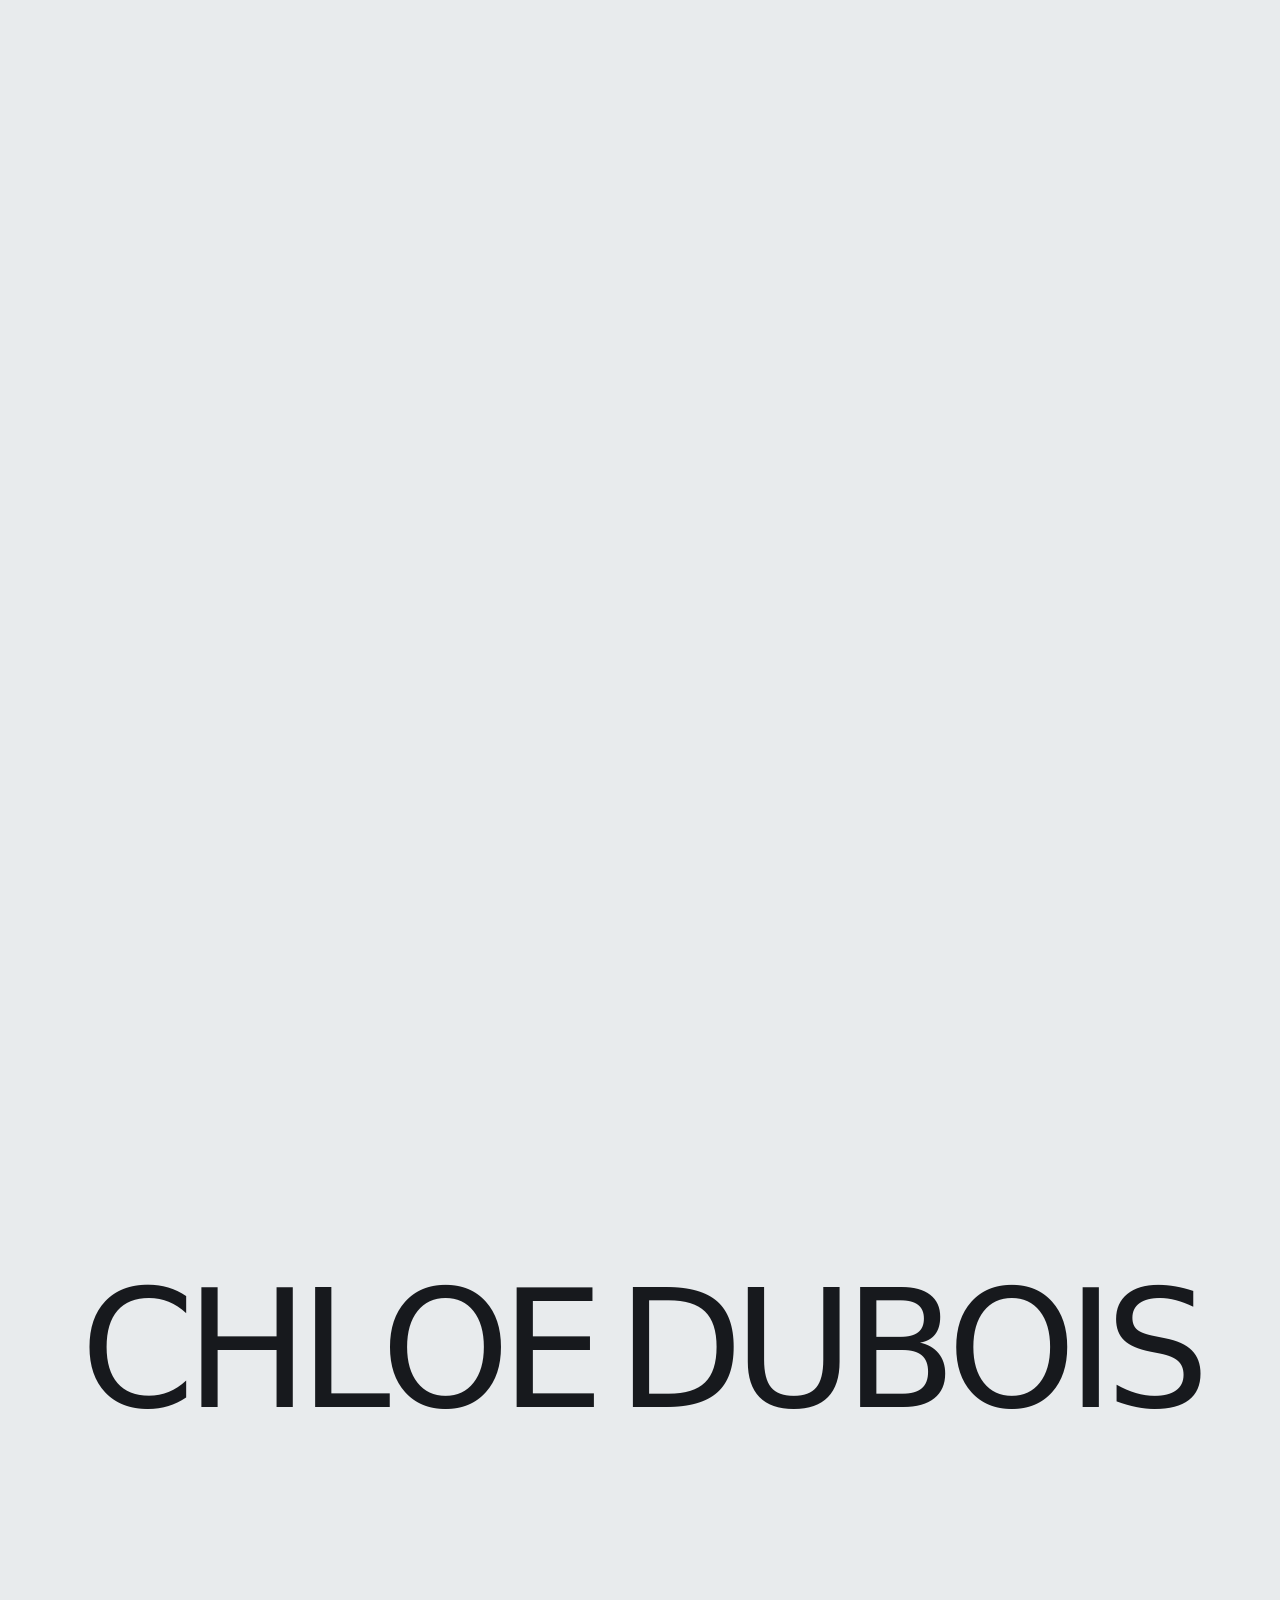
<file: index.html>
<!doctype html>
<html lang="fr">
<head>
<meta charset="utf-8">
<meta name="viewport" content="width=device-width, initial-scale=1">
<title>Chloé Dubois — UI/UX designer & 3D artist</title>
<meta name="description" content="Portfolio de Chloé Dubois, UI/UX designer et artiste 3D, à la recherche d'un stage.">
<link rel="preconnect" href="https://api.fontshare.com">
<link href="https://api.fontshare.com/v2/css?f[]=general-sans@400,500&display=swap" rel="stylesheet">
<link rel="stylesheet" href="assets/style.css">
<script>try{if(!sessionStorage.getItem('introVue')&&!matchMedia('(prefers-reduced-motion: reduce)').matches&&innerWidth>820)document.documentElement.classList.add('intro')}catch(e){}</script>
</head>
<body>
<header class="top">
  <a class="big c" href="index.html" aria-label="Chloé Dubois — accueil">C<span class="rest" aria-hidden="true"><i style="--i:0">H</i><i style="--i:1">L</i><i style="--i:2">O</i><i style="--i:3">E</i></span></a>
  <div class="who"><span>Chloe Dubois</span><span class="role">UI &amp; UX Designer</span><span>3D Artist</span></div>
  <div class="big d" aria-hidden="true">D<span class="rest"><i style="--i:0">U</i><i style="--i:1">B</i><i style="--i:2">O</i><i style="--i:3">I</i><i style="--i:4">S</i></span></div>
  <nav aria-label="Navigation principale"><a href="index.html#a-propos">A propos</a><a href="projets.html">Projets</a><a href="index.html#contact">Contact</a></nav>
</header>
<main>
<section class="hero">
  <div class="slider rv">
    <div class="slides">
      <img class="on" src="assets/media/pambe-macbook.webp" alt="Le site Pambe sur un MacBook">
      <video src="assets/media/pambe-iphones.mp4" poster="assets/media/pambe-iphones.jpg" muted loop playsinline preload="metadata" aria-label="Pambe sur mobile"></video>
      <video src="assets/media/pambe-macbook-recherche.mp4" poster="assets/media/pambe-macbook-recherche.jpg" muted loop playsinline preload="metadata" aria-label="Recherche Pambe sur ordinateur"></video>
    </div>
    <div class="dots"><button class="on" aria-label="Visuel 1"></button><button aria-label="Visuel 2"></button><button aria-label="Visuel 3"></button></div>
  </div>
  <div class="intro rv">
    <h1>Des interfaces pensées pour les gens qui les utilisent.</h1>
    <p>De la recherche utilisateur au prototype, je transforme des besoins complexes en expériences évidentes.</p>
    <a class="btn" href="projets.html">Projets</a>
  </div>
</section>

<section class="section" id="projets">
  <span class="label">Projets</span>
  <div class="list">
<div class="row rv link" data-cat="uiux" data-href="pambe.html" data-thumb="assets/media/pambe-macbook.webp" tabindex="0" role="link"><span class="name"><a href="pambe.html">Pambe</a></span><span class="serv">UI & UX design</span></div>
<div class="row rv link" data-cat="uiux" data-href="miel.html" data-thumb="assets/media/miel-studio-display.jpg" tabindex="0" role="link"><span class="name"><a href="miel.html">MIEL<sup>TM</sup></a></span><span class="serv">UI & UX design</span></div>
<div class="row rv soon" data-cat="uiux"><span class="name">OMBR.<span class="tag">Bientôt</span></span><span class="serv">UI & UX design</span></div>
<div class="row rv soon" data-cat="case"><span class="name">Homy<span class="tag">Bientôt</span></span><span class="serv">Case study</span></div>
  </div>
  <div class="center"><a class="btn" href="projets.html">Voir plus</a></div>
</section>

<section class="section about2" id="a-propos">
  <div class="ab-head">
    <h2 class="ab-title rv">À propos</h2>
    <span class="ab-path">Animation 3D → UI/UX design</span>
  </div>
  <div class="ab-grid">
    <div class="ab-left">
      <p class="ab-lead rv">Je suis Chloé, UI/UX designer belge de 23 ans. Je conçois des interfaces claires et agréables à utiliser, de la recherche jusqu'au prototype.</p>
      <p class="rv">Après un CESS en économie et un diplôme de gestion de base, je me suis tournée vers la création avec un bachelier en animation 3D. J'y ai appris la modélisation, la lumière, le mouvement et le souci du détail.</p>
      <p class="rv">Je suis aujourd'hui en dernière année de formation en UI/UX design. Ce parcours me donne une double casquette : je pense l'expérience utilisateur, et je sais aussi la mettre en image, de l'interface jusqu'au rendu 3D. Je cherche un stage pour rejoindre une équipe produit.</p>
      <ul class="tools rv"><li>Figma</li><li>Photoshop</li><li>Illustrator</li><li>After Effects</li><li>Blender</li><li>[AUTRES LOGICIELS 3D]</li></ul>
    </div>
    <ol class="timeline rv">
      <li><span class="when now">Aujourd'hui</span><div><strong>Formation UI/UX design</strong><span>Dernière année · Belgique</span></div></li>
      <li><span class="when">2026</span><div><strong>Stage UI/UX — Pambe</strong><span>Charte graphique, site complet et version mobile d'une start-up belge</span></div></li>
      <li><span class="when">[ANNÉES]</span><div><strong>Bachelier en animation 3D</strong><span>Modélisation, rendu et animation</span></div></li>
      <li><span class="when">[ANNÉE]</span><div><strong>Diplôme de gestion de base</strong></div></li>
      <li><span class="when">[ANNÉE]</span><div><strong>CESS — option économie</strong></div></li>
    </ol>
  </div>
  <div class="ab-contact rv" id="contact">
    <div><h4>Statut</h4>Disponible pour un stage — 2026</div>
    <div><h4>Contact</h4><a href="mailto:[TON EMAIL]">[TON EMAIL]</a></div>
    <div><h4>Réseaux</h4><a href="[LIEN LINKEDIN]">LinkedIn</a> · <a href="https://www.behance.net/">Behance</a></div>
  </div>
</section>
</main>
<div class="hover-thumb" aria-hidden="true"><img alt=""></div>
<footer class="foot-bar"><span>© 2026 Chloé Dubois</span><span><a href="[LIEN LINKEDIN]">LinkedIn</a> · <a href="https://www.behance.net/">Behance</a> · <a href="mailto:[TON EMAIL]">[TON EMAIL]</a></span></footer>
<script src="assets/main.js"></script>
</body>
</html>
</file>
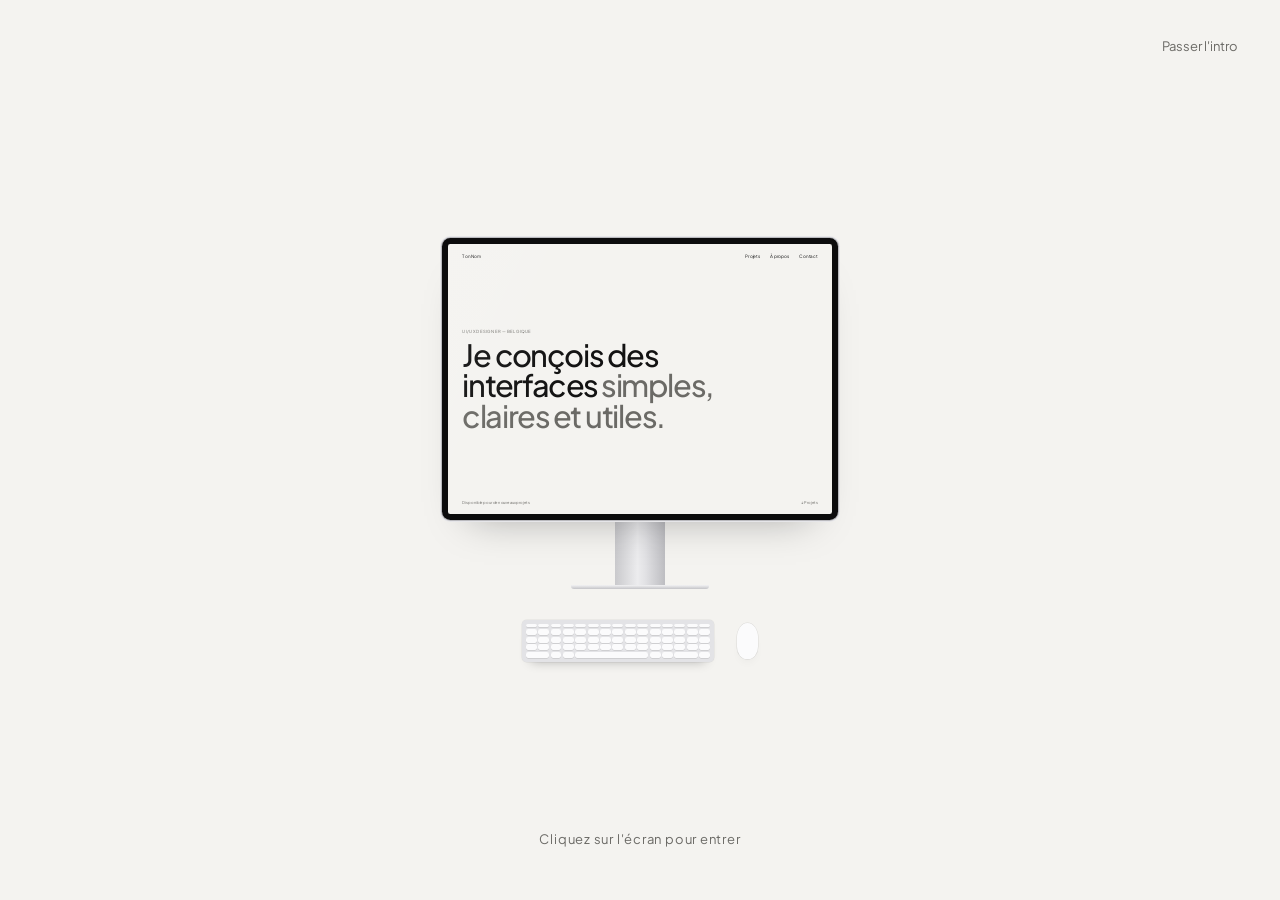
<file: intro.html>
<!doctype html>
<html lang="fr">
<head>
<meta charset="utf-8">
<meta name="viewport" content="width=device-width, initial-scale=1">
<title>Portfolio — UI/UX designer</title>
<link rel="preconnect" href="https://fonts.googleapis.com">
<link href="https://fonts.googleapis.com/css2?family=Plus+Jakarta+Sans:wght@400;500;600&display=swap" rel="stylesheet">
<style>
:root{
  --bg:#F4F3F0;
  --ink:#121212;
  --muted:#6B6A66;
  --line:#DAD8D2;
  --bezel:#E8E6E1;
  --ease:cubic-bezier(.75,0,.2,1);
}
*{box-sizing:border-box}
html,body{margin:0;height:100%}
body{background:var(--bg);color:var(--ink);font-family:'Plus Jakarta Sans',system-ui,sans-serif;-webkit-font-smoothing:antialiased;overflow:hidden}
body.entered{overflow:auto}
a{color:inherit;text-decoration:none}

/* ---------- INTRO ---------- */
.scene{position:fixed;inset:0;display:grid;place-items:center;perspective:1600px;cursor:pointer;z-index:2}
.rig{position:relative;display:flex;flex-direction:column;align-items:center;transform-style:preserve-3d}
/* écran type moniteur moderne, tout est proportionnel à --w (largeur de la dalle) */
.rig{--w:380px}
.bezel{position:relative;padding:calc(var(--w)*.016);border-radius:calc(var(--w)*.022);
  background:#0c0c0d;
  box-shadow:0 0 0 1px #b9b9bd,0 0 0 2px #e6e6e9,0 24px 40px -28px rgba(0,0,0,.35)}
.screen{position:relative;overflow:hidden;border-radius:calc(var(--w)*.006);background:#0b0b0c}
.screen .home{position:absolute;top:0;left:0;transform-origin:0 0;pointer-events:none}
.crt{position:absolute;inset:0;pointer-events:none;background:linear-gradient(115deg,rgba(255,255,255,.07) 0%,rgba(255,255,255,0) 38%)}
.power{position:absolute;inset:0;background:#0b0b0c;pointer-events:none}
.stand{width:calc(var(--w)*.13);height:calc(var(--w)*.17);margin-top:-1px;
  background:linear-gradient(90deg,#c9c9cc,#ececee 45%,#e2e2e5 60%,#bdbdc1)}
.base{width:calc(var(--w)*.36);height:calc(var(--w)*.012);min-height:3px;border-radius:0 0 3px 3px;
  background:linear-gradient(#f2f2f4,#c4c4c8);box-shadow:0 6px 10px -6px rgba(0,0,0,.3)}
.floor{display:flex;align-items:center;justify-content:center;gap:calc(var(--w)*.06);margin-top:calc(var(--w)*.08)}
.keyboard{width:calc(var(--w)*.5);display:grid;grid-template-columns:repeat(15,minmax(0,1fr));gap:calc(var(--w)*.004);
  padding:calc(var(--w)*.01);border-radius:calc(var(--w)*.012);background:#e3e3e6;box-shadow:0 0 0 .5px rgba(0,0,0,.08),0 8px 12px -9px rgba(0,0,0,.3)}
.keyboard i{display:block;height:calc(var(--w)*.016);border-radius:2px;background:#fbfbfc;box-shadow:0 .5px 0 rgba(0,0,0,.18)}
.keyboard i.f{height:calc(var(--w)*.009)}
.keyboard i.sp{grid-column:span 6}
.keyboard i.w2{grid-column:span 2}
.mouse{width:calc(var(--w)*.055);height:calc(var(--w)*.095);border-radius:50% 50% 46% 46%/40% 40% 34% 34%;
  background:#fbfbfc;box-shadow:0 0 0 .5px rgba(0,0,0,.1),0 8px 12px -9px rgba(0,0,0,.3)}
.hint{position:fixed;left:0;right:0;bottom:40px;text-align:center;font-size:13px;letter-spacing:.06em;color:var(--muted);z-index:3;transition:opacity .4s}
.skip{position:fixed;top:28px;right:32px;z-index:3;font:inherit;font-size:13px;color:var(--muted);background:none;border:0;cursor:pointer;padding:10px;transition:opacity .4s}
.skip:hover{color:var(--ink)}
body.zooming .hint,body.zooming .skip{opacity:0}

/* ---------- HOME (le vrai site) ---------- */
.home{width:100vw;height:100vh;background:var(--bg);color:var(--ink);display:flex;flex-direction:column;padding:32px 48px}
body.entered .home{position:relative;height:auto;min-height:100vh}
.nav{display:flex;justify-content:space-between;align-items:center;font-size:15px}
.nav ul{display:flex;gap:32px;list-style:none;margin:0;padding:0}
.nav a:hover{color:var(--muted)}
.hero{flex:1;display:flex;flex-direction:column;justify-content:center;max-width:1100px}
.hero p{margin:0 0 20px;font-size:14px;letter-spacing:.08em;text-transform:uppercase;color:var(--muted)}
.hero h1{margin:0;font-size:clamp(44px,8vw,120px);line-height:.98;font-weight:500;letter-spacing:-.045em}
.hero h1 span{color:var(--muted)}
.foot{display:flex;justify-content:space-between;font-size:13px;color:var(--muted)}
.work{padding:40px 48px 120px}
.work h2{margin:0 0 24px;font-size:14px;letter-spacing:.08em;text-transform:uppercase;color:var(--muted);font-weight:500}
.row{display:flex;justify-content:space-between;align-items:baseline;gap:24px;padding:28px 0;border-top:1px solid var(--line);font-size:clamp(24px,3.4vw,44px);letter-spacing:-.02em;transition:padding .3s}
.row:last-child{border-bottom:1px solid var(--line)}
.row small{font-size:14px;letter-spacing:0;color:var(--muted)}
.row:hover{padding-left:12px}
.work{display:none}
body.entered .work{display:block}
@media (max-width:700px){
  .home{padding:24px 20px}.work{padding:32px 20px 80px}
  .nav ul{gap:18px}
}
</style>
</head>
<body>

<div class="scene" id="scene" role="button" tabindex="0" aria-label="Entrer dans le portfolio">
  <div class="rig" id="rig">
    <div class="bezel" id="bezel">
      <div class="screen" id="screen">
        <!-- La page d'accueil est insérée ici en miniature -->
        <div class="crt" id="crt"></div>
        <div class="power" id="power"></div>
      </div>
    </div>
    <div class="stand" id="stand"></div>
    <div class="base" id="base"></div>
    <div class="floor" id="floor">
      <div class="keyboard" id="keyboard" aria-hidden="true"></div>
      <div class="mouse" aria-hidden="true"></div>
    </div>
  </div>
</div>
<p class="hint" id="hint">Cliquez sur l'écran pour entrer</p>
<button class="skip" id="skip" type="button">Passer l'intro</button>

<!-- ===== Page d'accueil réelle ===== -->
<div class="home" id="home">
  <nav class="nav">
    <a href="#">Ton Nom</a>
    <ul>
      <li><a href="#projets">Projets</a></li>
      <li><a href="#">À propos</a></li>
      <li><a href="mailto:ton@email.com">Contact</a></li>
    </ul>
  </nav>
  <div class="hero">
    <p>UI/UX designer — Belgique</p>
    <h1>Je conçois des interfaces <span>simples, claires et utiles.</span></h1>
  </div>
  <div class="foot"><span>Disponible pour de nouveaux projets</span><span>↓ Projets</span></div>
</div>
<section class="work" id="projets">
  <h2>Projets sélectionnés</h2>
  <a class="row" href="#"><span>Pambe</span><small>Plateforme de mise en relation · UI/UX</small></a>
  <a class="row" href="#"><span>Projet 02</span><small>À venir</small></a>
  <a class="row" href="#"><span>Projet 03</span><small>À venir</small></a>
</section>

<script>
(() => {
  const $ = id => document.getElementById(id);
  const scene = $('scene'), rig = $('rig'), screen = $('screen'), home = $('home');
  const crt = $('crt'), power = $('power');
  const fades = [$('stand'), $('base'), $('floor')];
  const reduce = matchMedia('(prefers-reduced-motion: reduce)').matches;

  let seen = false;
  try { seen = sessionStorage.getItem('introSeen') === '1'; } catch (e) {}

  function finish() {
    document.body.insertBefore(home, $('projets'));
    home.style.transform = '';
    scene.remove(); $('hint').remove(); $('skip').remove();
    document.body.classList.remove('zooming');
    document.body.classList.add('entered');
    try { sessionStorage.setItem('introSeen', '1'); } catch (e) {}
  }
  if (reduce || seen) { finish(); return; }

  /* --- Taille de l'écran : même ratio que la fenêtre, pour un zoom parfait --- */
  let s = 1;
  function layout() {
    const vw = innerWidth, vh = innerHeight;
    const w = Math.min(440, vw * (vw < 700 ? 0.7 : 0.3), (vh * 0.34) * vw / vh);
    s = w / vw;
    screen.style.width = w + 'px';
    screen.style.height = (w * vh / vw) + 'px';
    home.style.transform = `scale(${s})`;
    rig.style.setProperty('--w', w + 'px');
    // origine de rotation = centre de l'écran
    const r = screen.offsetTop + rig.querySelector('.bezel').offsetTop + screen.offsetHeight / 2;
    rig.style.transformOrigin = `50% ${r}px`;
  }
  const kb = $('keyboard');
  let keys = '';
  for (let i = 0; i < 15; i++) keys += '<i class="f"></i>';
  for (let r = 0; r < 3; r++) for (let i = 0; i < 15; i++) keys += '<i></i>';
  keys += '<i class="w2"></i><i></i><i></i><i class="sp"></i><i></i><i></i><i class="w2"></i><i></i>';
  kb.innerHTML = keys;
  screen.insertBefore(home, crt);
  layout();
  addEventListener('resize', layout);

  /* --- Allumage façon tube cathodique --- */
  power.animate(
    [{ clipPath: 'inset(50% 0 50% 0)', opacity: 1 }, { clipPath: 'inset(50% 0 50% 0)', opacity: 1, offset: .5 }, { clipPath: 'inset(0 0 0 0)', opacity: 0 }],
    { duration: 900, delay: 350, easing: 'ease-out', fill: 'forwards' }
  );
  screen.animate([{ filter: 'brightness(2.2)' }, { filter: 'brightness(1)' }], { duration: 900, delay: 700, easing: 'ease-out' });

  /* --- Suivi du curseur --- */
  let tx = 0, ty = 0, cx = 0, cy = 0, raf, zooming = false;
  addEventListener('pointermove', e => {
    tx = (e.clientX / innerWidth - .5) * 18;
    ty = -(e.clientY / innerHeight - .5) * 12;
  });
  (function tick() {
    cx += (tx - cx) * .08; cy += (ty - cy) * .08;
    if (!zooming) rig.style.transform = `rotateX(${cy}deg) rotateY(${cx}deg)`;
    raf = requestAnimationFrame(tick);
  })();

  /* --- Zoom à travers l'écran --- */
  function enter() {
    if (zooming) return;
    zooming = true; cancelAnimationFrame(raf);
    document.body.classList.add('zooming');
    const from = rig.style.transform || 'none';
    rig.style.transform = 'none';
    const r = screen.getBoundingClientRect();
    const dx = innerWidth / 2 - (r.left + r.width / 2);
    const dy = innerHeight / 2 - (r.top + r.height / 2);
    const to = `translate(${dx}px, ${dy}px) scale(${1 / s})`;
    const dur = 1500;

    const anim = rig.animate([{ transform: from }, { transform: to }], { duration: dur, easing: 'cubic-bezier(.75,0,.2,1)', fill: 'forwards' });
    crt.animate([{ opacity: 1 }, { opacity: 0 }], { duration: dur * .6, delay: dur * .3, fill: 'forwards' });
    screen.animate([{ borderRadius: '12px' }, { borderRadius: '0px' }], { duration: dur, easing: 'cubic-bezier(.75,0,.2,1)', fill: 'forwards' });
    fades.forEach(el => el.animate([{ opacity: 1 }, { opacity: 0 }], { duration: dur * .5, delay: dur * .45, fill: 'forwards' }));
    anim.onfinish = finish;
  }
  scene.addEventListener('click', enter);
  scene.addEventListener('keydown', e => { if (e.key === 'Enter' || e.key === ' ') { e.preventDefault(); enter(); } });
  $('skip').addEventListener('click', e => { e.stopPropagation(); cancelAnimationFrame(raf); finish(); });
})();
</script>
</body>
</html>
</file>
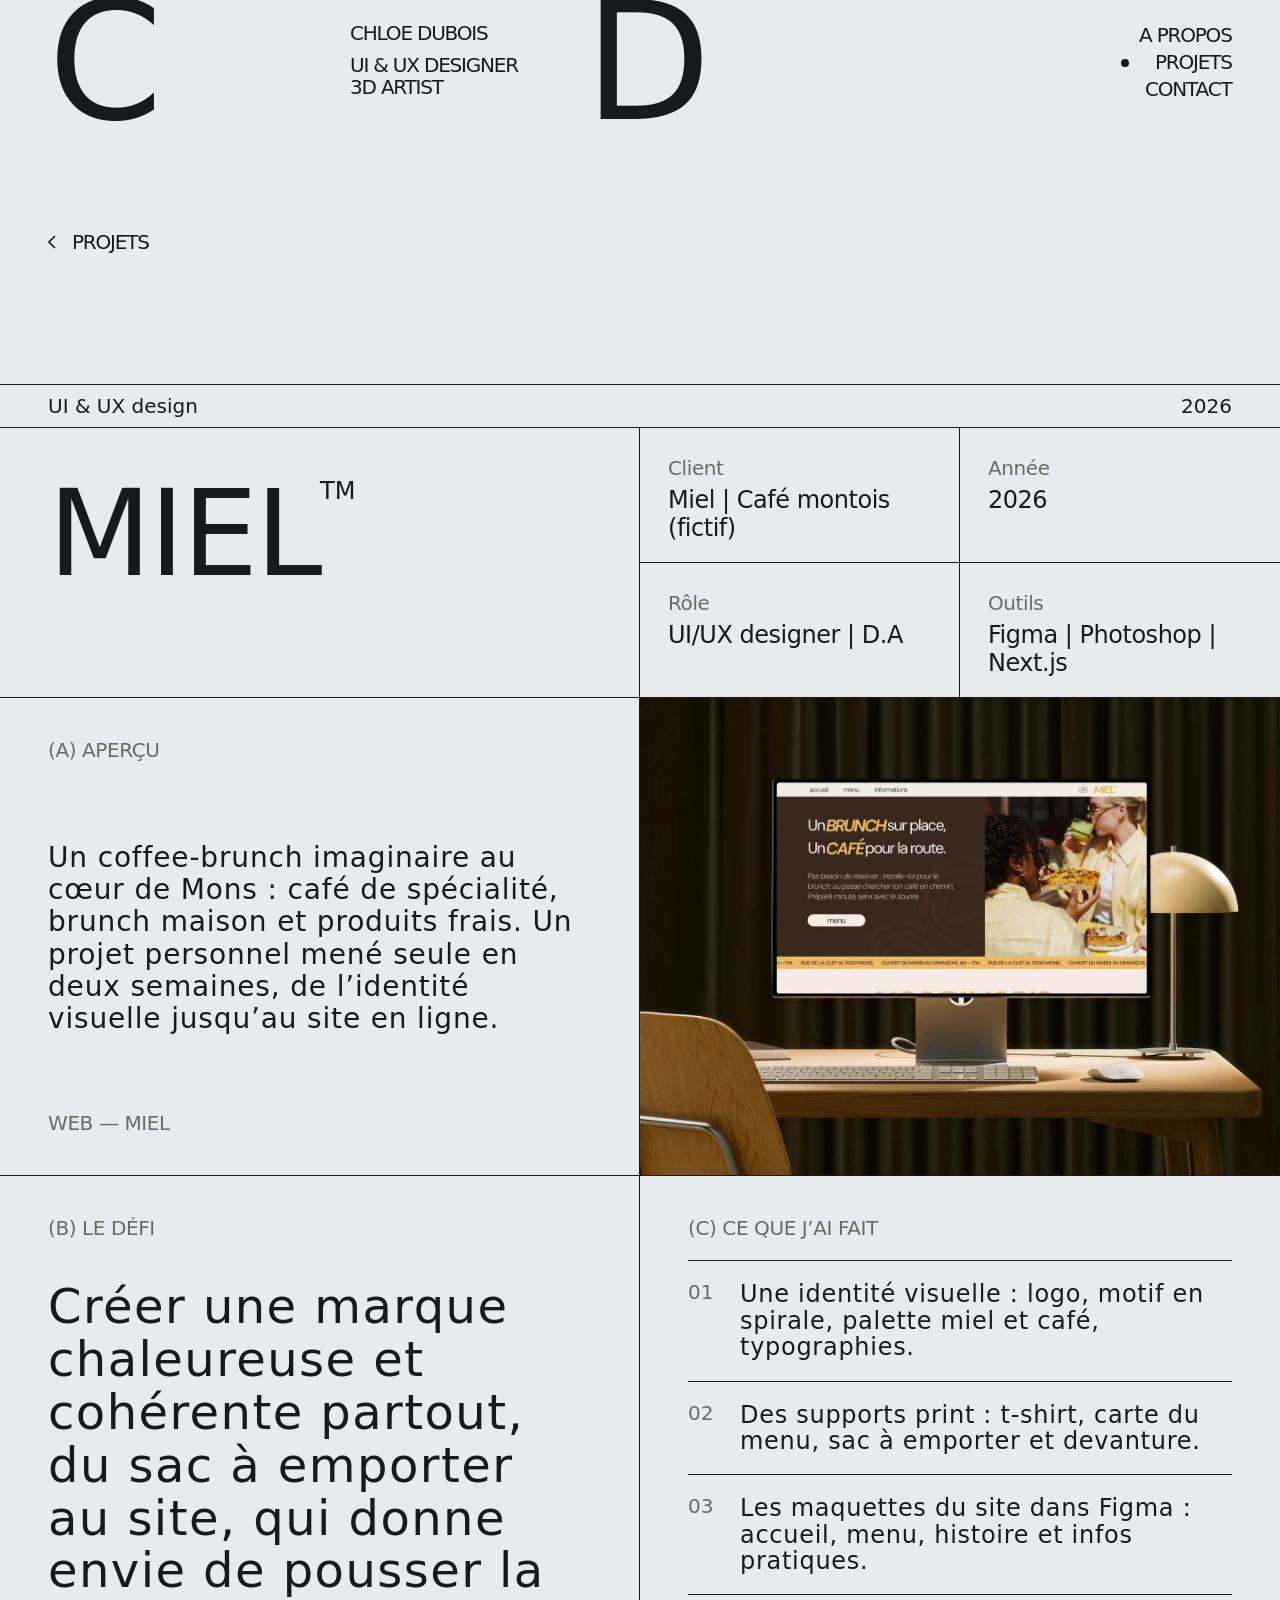
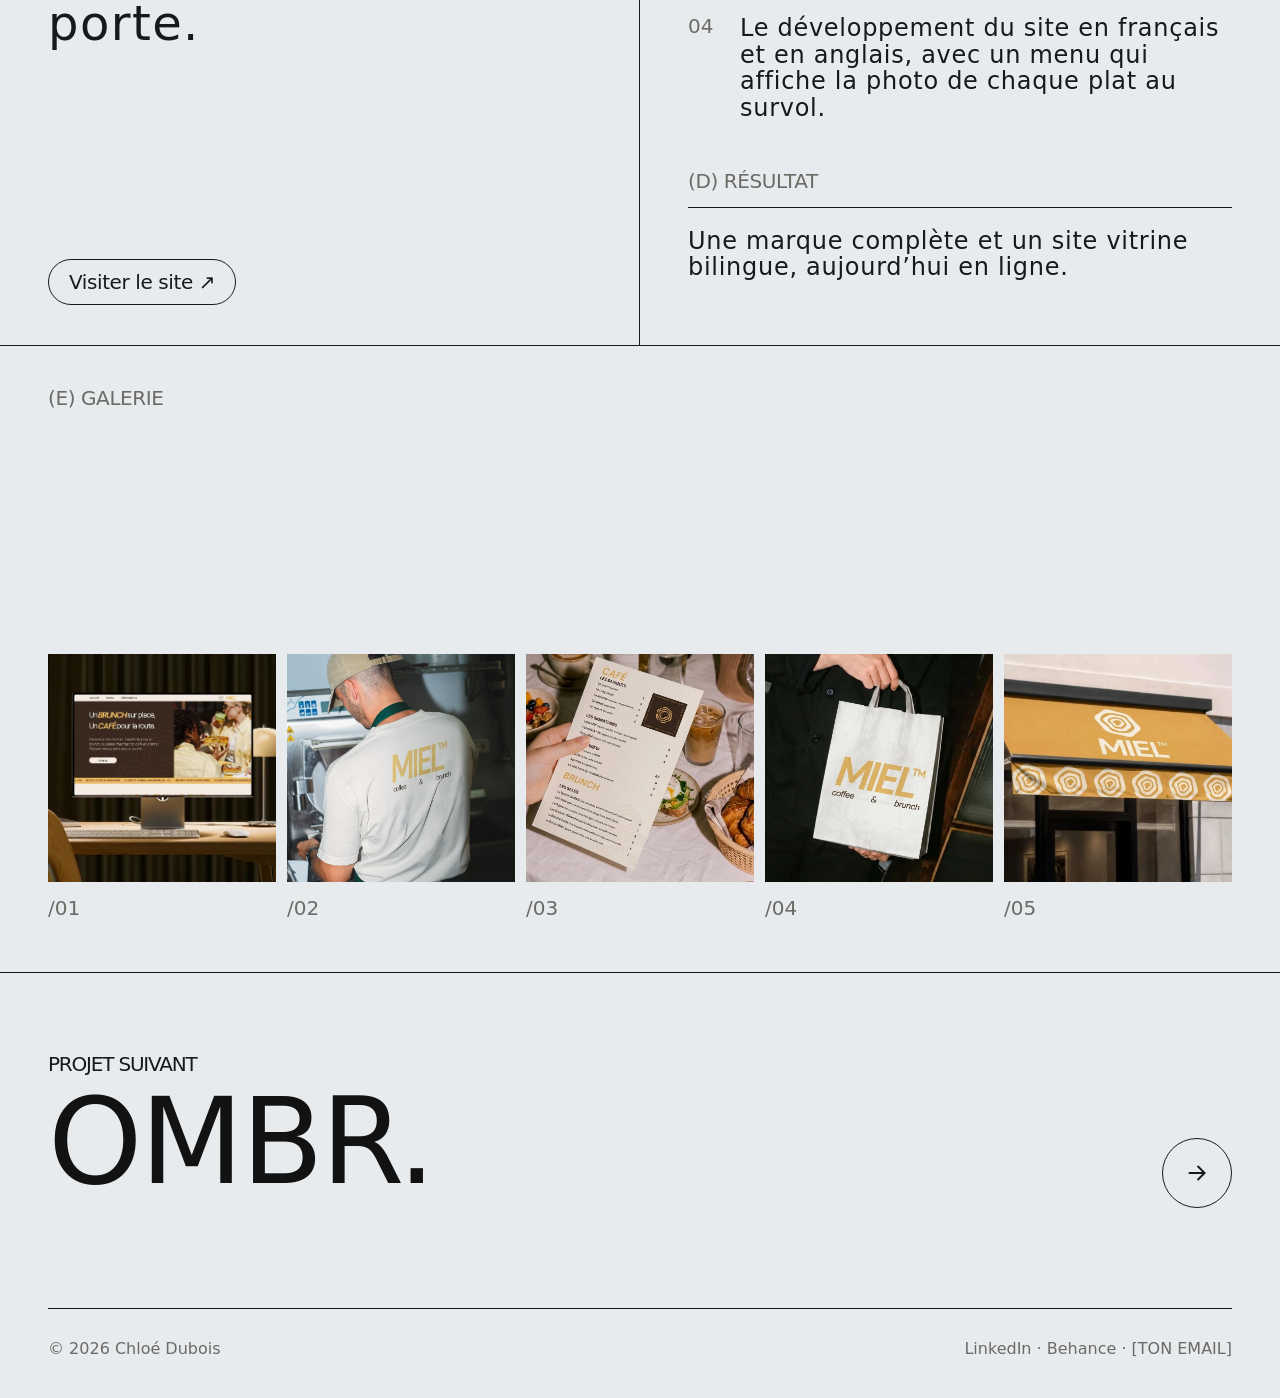
<file: miel.html>
<!doctype html>
<html lang="fr">
<head>
<meta charset="utf-8">
<meta name="viewport" content="width=device-width, initial-scale=1">
<title>Miel — Étude de cas — Chloé Dubois</title>
<meta name="description" content="Miel : identité visuelle, supports print et site vitrine bilingue d'un coffee-brunch montois fictif.">
<link rel="preconnect" href="https://api.fontshare.com">
<link href="https://api.fontshare.com/v2/css?f[]=general-sans@400,500&display=swap" rel="stylesheet">
<link rel="stylesheet" href="assets/style.css">
</head>
<body>
<header class="top">
  <a class="big c" href="index.html" aria-label="Chloé Dubois — accueil">C<span class="rest" aria-hidden="true"><i style="--i:0">H</i><i style="--i:1">L</i><i style="--i:2">O</i><i style="--i:3">E</i></span></a>
  <div class="who"><span>Chloe Dubois</span><span class="role">UI &amp; UX Designer</span><span>3D Artist</span></div>
  <div class="big d" aria-hidden="true">D<span class="rest"><i style="--i:0">U</i><i style="--i:1">B</i><i style="--i:2">O</i><i style="--i:3">I</i><i style="--i:4">S</i></span></div>
  <nav aria-label="Navigation principale"><a href="index.html#a-propos">A propos</a><a href="projets.html" class="on">Projets</a><a href="index.html#contact">Contact</a></nav>
</header>
<main>
<a class="back" href="projets.html"><svg width="8" height="14" viewBox="0 0 8 14" fill="none" stroke="currentColor" stroke-width="1.6"><path d="M7 1 1 7l6 6"/></svg>Projets</a>
<section class="cs">
  <div class="cs-bar"><span>UI &amp; UX design</span><span>2026</span></div>
  <div class="split">
    <h1 class="cs-title">MIEL<sup>TM</sup></h1>
    <div class="facts">
      <div><small>Client</small><strong>Miel | Café montois (fictif)</strong></div>
      <div><small>Année</small><strong>2026</strong></div>
      <div><small>Rôle</small><strong>UI/UX designer | D.A</strong></div>
      <div><small>Outils</small><strong>Figma | Photoshop | Next.js</strong></div>
    </div>
  </div>
  <div class="split">
    <div class="cell">
      <span class="label">(A) APERÇU</span>
      <p class="big-text rv">Un coffee-brunch imaginaire au cœur de Mons : café de spécialité, brunch maison et produits frais. Un projet personnel mené seule en deux semaines, de l’identité visuelle jusqu’au site en ligne.</p>
      <span class="label foot">WEB — MIEL</span>
    </div>
    <div class="media-cell" data-hover-play><video src="assets/media/miel-studio-display.mp4" muted loop preload="metadata" poster="assets/media/miel-studio-display.jpg" playsinline aria-label="Navigation sur le site Miel"></video></div>
  </div>
  <div class="split">
    <div class="cell">
      <span class="label">(B) LE DÉFI</span>
      <p class="huge-text rv">Créer une marque chaleureuse et cohérente partout, du sac à emporter au site, qui donne envie de pousser la porte.</p>
      <div style="margin-top:auto"><a class="btn" href="https://miel-coffee-shop.vercel.app/fr" target="_blank" rel="noopener">Visiter le site ↗</a></div>
    </div>
    <div class="cell">
      <span class="label">(C) CE QUE J’AI FAIT</span>
      <ul class="steps">
        <li class="rv"><span>01</span>Une identité visuelle : logo, motif en spirale, palette miel et café, typographies.</li>
        <li class="rv"><span>02</span>Des supports print : t-shirt, carte du menu, sac à emporter et devanture.</li>
        <li class="rv"><span>03</span>Les maquettes du site dans Figma : accueil, menu, histoire et infos pratiques.</li>
        <li class="rv"><span>04</span>Le développement du site en français et en anglais, avec un menu qui affiche la photo de chaque plat au survol.</li>
      </ul>
      <span class="label" style="margin-top:28px">(D) RÉSULTAT</span>
      <p class="result rv">Une marque complète et un site vitrine bilingue, aujourd’hui en ligne.</p>
    </div>
  </div>
  <div class="gallery">
    <span class="label">(E) GALERIE</span>
    <div class="g-row">
      <div class="g-item" data-hover-play><div class="g-media"><video src="assets/media/miel-studio-display.mp4" muted loop preload="metadata" poster="assets/media/miel-studio-display.jpg" playsinline aria-label="Le site Miel sur un Studio Display"></video></div><div class="g-cap">/01 <em>Le site en ligne</em></div></div>
      <div class="g-item"><div class="g-media"><img src="assets/miel/miel-tshirt.webp" alt="T-shirt Miel porté par un barista" loading="lazy"></div><div class="g-cap">/02 <em>T-shirt de l’équipe</em></div></div>
      <div class="g-item"><div class="g-media"><img src="assets/miel/miel-menu.webp" alt="Carte du menu Miel" loading="lazy"></div><div class="g-cap">/03 <em>Carte du menu</em></div></div>
      <div class="g-item"><div class="g-media"><img src="assets/miel/miel-sac.webp" alt="Sac à emporter Miel" loading="lazy"></div><div class="g-cap">/04 <em>Sac à emporter</em></div></div>
      <div class="g-item"><div class="g-media"><img src="assets/miel/miel-devanture.webp" alt="Devanture du café Miel" loading="lazy"></div><div class="g-cap">/05 <em>Devanture</em></div></div>
    </div>
  </div>
</section>
<a class="next" href="projets.html">
  <div><div class="lab">Projet suivant</div><div class="nm">OMBR.</div></div>
  <span class="arrow" aria-hidden="true"><svg width="26" height="26" viewBox="0 0 24 24" fill="none" stroke="currentColor" stroke-width="1.8" stroke-linecap="round"><path d="M5 12h14M13 6l6 6-6 6"/></svg></span>
</a>
</main>
<footer class="foot-bar"><span>© 2026 Chloé Dubois</span><span><a href="[LIEN LINKEDIN]">LinkedIn</a> · <a href="https://www.behance.net/">Behance</a> · <a href="mailto:[TON EMAIL]">[TON EMAIL]</a></span></footer>
<script src="assets/main.js"></script>
</body>
</html>
</file>
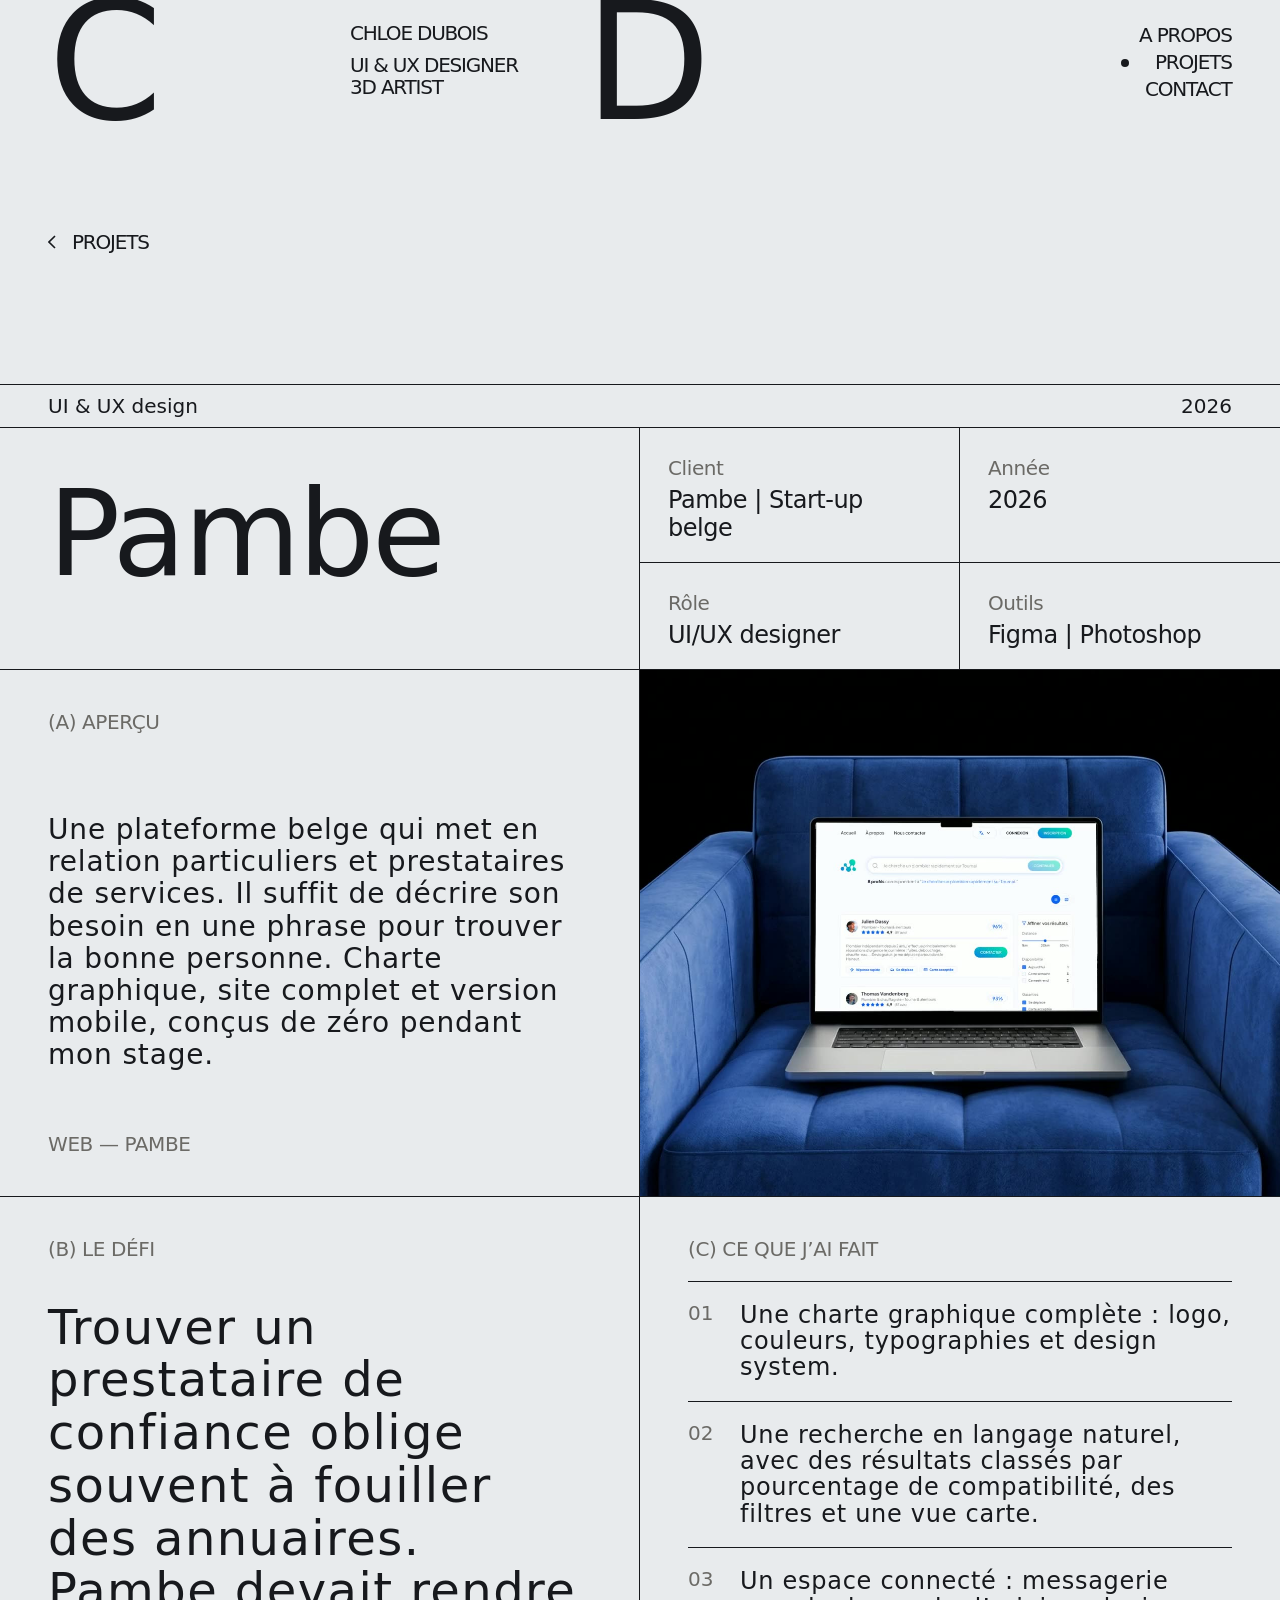
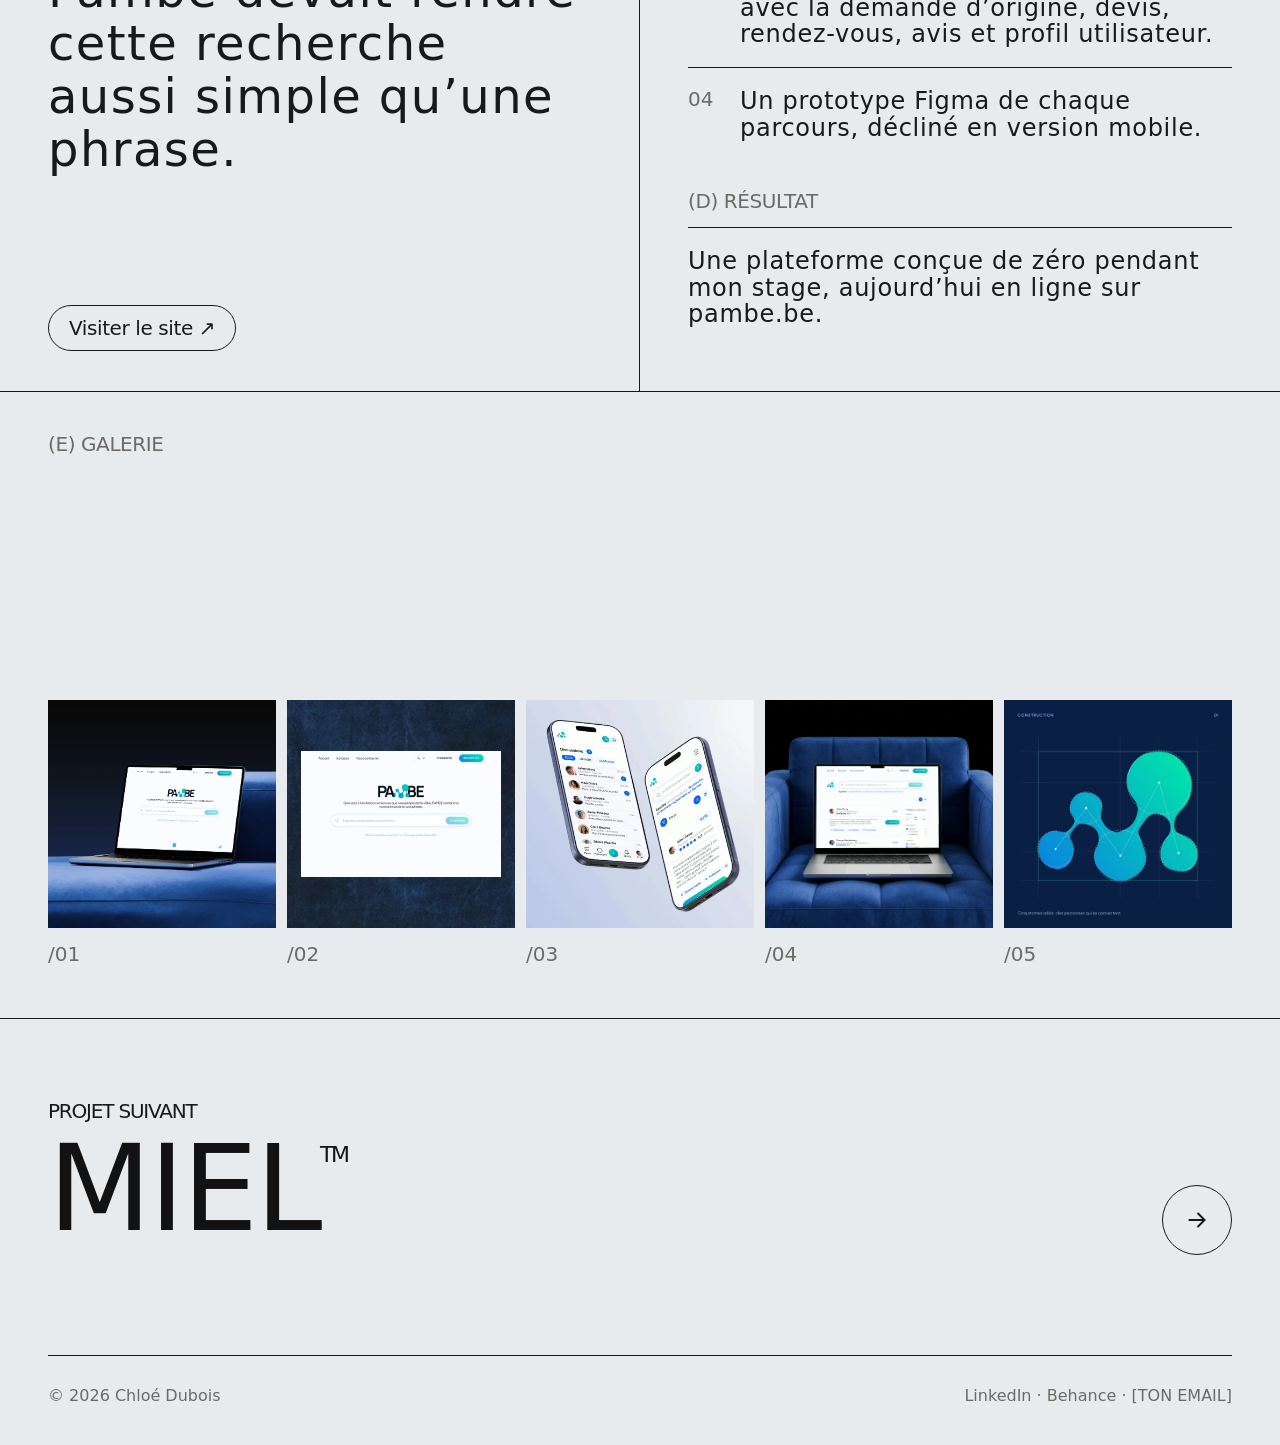
<file: pambe.html>
<!doctype html>
<html lang="fr">
<head>
<meta charset="utf-8">
<meta name="viewport" content="width=device-width, initial-scale=1">
<title>Pambe — Étude de cas — Chloé Dubois</title>
<meta name="description" content="Pambe : charte graphique, site complet et version mobile d'une plateforme belge de mise en relation.">
<link rel="preconnect" href="https://api.fontshare.com">
<link href="https://api.fontshare.com/v2/css?f[]=general-sans@400,500&display=swap" rel="stylesheet">
<link rel="stylesheet" href="assets/style.css">
</head>
<body>
<header class="top">
  <a class="big c" href="index.html" aria-label="Chloé Dubois — accueil">C<span class="rest" aria-hidden="true"><i style="--i:0">H</i><i style="--i:1">L</i><i style="--i:2">O</i><i style="--i:3">E</i></span></a>
  <div class="who"><span>Chloe Dubois</span><span class="role">UI &amp; UX Designer</span><span>3D Artist</span></div>
  <div class="big d" aria-hidden="true">D<span class="rest"><i style="--i:0">U</i><i style="--i:1">B</i><i style="--i:2">O</i><i style="--i:3">I</i><i style="--i:4">S</i></span></div>
  <nav aria-label="Navigation principale"><a href="index.html#a-propos">A propos</a><a href="projets.html" class="on">Projets</a><a href="index.html#contact">Contact</a></nav>
</header>
<main>
<a class="back" href="projets.html"><svg width="8" height="14" viewBox="0 0 8 14" fill="none" stroke="currentColor" stroke-width="1.6"><path d="M7 1 1 7l6 6"/></svg>Projets</a>
<section class="cs">
  <div class="cs-bar"><span>UI &amp; UX design</span><span>2026</span></div>
  <div class="split">
    <h1 class="cs-title">Pambe</h1>
    <div class="facts">
      <div><small>Client</small><strong>Pambe | Start-up belge</strong></div>
      <div><small>Année</small><strong>2026</strong></div>
      <div><small>Rôle</small><strong>UI/UX designer</strong></div>
      <div><small>Outils</small><strong>Figma | Photoshop</strong></div>
    </div>
  </div>
  <div class="split">
    <div class="cell">
      <span class="label">(A) APERÇU</span>
      <p class="big-text rv">Une plateforme belge qui met en relation particuliers et prestataires de services. Il suffit de décrire son besoin en une phrase pour trouver la bonne personne. Charte graphique, site complet et version mobile, conçus de zéro pendant mon stage.</p>
      <span class="label foot">WEB — PAMBE</span>
    </div>
    <div class="media-cell" data-hover-play><video src="assets/media/pambe-macbook-recherche.mp4" muted loop preload="metadata" poster="assets/media/pambe-macbook-recherche.jpg" playsinline aria-label="Recherche de prestataires sur MacBook"></video></div>
  </div>
  <div class="split">
    <div class="cell">
      <span class="label">(B) LE DÉFI</span>
      <p class="huge-text rv">Trouver un prestataire de confiance oblige souvent à fouiller des annuaires. Pambe devait rendre cette recherche aussi simple qu’une phrase.</p>
      <div style="margin-top:auto"><a class="btn" href="https://pambe.be/fr" target="_blank" rel="noopener">Visiter le site ↗</a></div>
    </div>
    <div class="cell">
      <span class="label">(C) CE QUE J’AI FAIT</span>
      <ul class="steps">
        <li class="rv"><span>01</span>Une charte graphique complète : logo, couleurs, typographies et design system.</li>
        <li class="rv"><span>02</span>Une recherche en langage naturel, avec des résultats classés par pourcentage de compatibilité, des filtres et une vue carte.</li>
        <li class="rv"><span>03</span>Un espace connecté : messagerie avec la demande d’origine, devis, rendez-vous, avis et profil utilisateur.</li>
        <li class="rv"><span>04</span>Un prototype Figma de chaque parcours, décliné en version mobile.</li>
      </ul>
      <span class="label" style="margin-top:28px">(D) RÉSULTAT</span>
      <p class="result rv">Une plateforme conçue de zéro pendant mon stage, aujourd’hui en ligne sur pambe.be.</p>
    </div>
  </div>
  <div class="gallery">
    <span class="label">(E) GALERIE</span>
    <div class="g-row">
      <div class="g-item" data-hover-play><div class="g-media"><img src="assets/media/pambe-macbook.webp" alt="Accueil Pambe sur MacBook" loading="lazy"></div><div class="g-cap">/01 <em>Page d'accueil</em></div></div>
      <div class="g-item" data-hover-play><div class="g-media texture"><video src="assets/media/pambe-scroll.mp4" muted loop preload="metadata" poster="assets/media/pambe-scroll.jpg" playsinline aria-label="Défilement de la page d'accueil"></video></div><div class="g-cap">/02 <em>Défilement de l'accueil</em></div></div>
      <div class="g-item" data-hover-play><div class="g-media"><video src="assets/media/pambe-iphones.mp4" muted loop preload="metadata" poster="assets/media/pambe-iphones.jpg" playsinline aria-label="Messagerie et recherche sur mobile"></video></div><div class="g-cap">/03 <em>Messagerie et recherche mobile</em></div></div>
      <div class="g-item" data-hover-play><div class="g-media"><video src="assets/media/pambe-macbook-recherche.mp4" muted loop preload="metadata" poster="assets/media/pambe-macbook-recherche.jpg" playsinline aria-label="Résultats de recherche"></video></div><div class="g-cap">/04 <em>Résultats de recherche</em></div></div>
      <div class="g-item" data-hover-play><div class="g-media contain"><video src="assets/media/pambe-charte.mp4" muted loop preload="metadata" poster="assets/media/pambe-charte.jpg" playsinline aria-label="Charte graphique"></video></div><div class="g-cap">/05 <em>Identité visuelle</em></div></div>
    </div>
  </div>
</section>
<a class="next" href="miel.html">
  <div><div class="lab">Projet suivant</div><div class="nm">MIEL<sup>TM</sup></div></div>
  <span class="arrow" aria-hidden="true"><svg width="26" height="26" viewBox="0 0 24 24" fill="none" stroke="currentColor" stroke-width="1.8" stroke-linecap="round"><path d="M5 12h14M13 6l6 6-6 6"/></svg></span>
</a>
</main>
<footer class="foot-bar"><span>© 2026 Chloé Dubois</span><span><a href="[LIEN LINKEDIN]">LinkedIn</a> · <a href="https://www.behance.net/">Behance</a> · <a href="mailto:[TON EMAIL]">[TON EMAIL]</a></span></footer>
<script src="assets/main.js"></script>
</body>
</html>
</file>
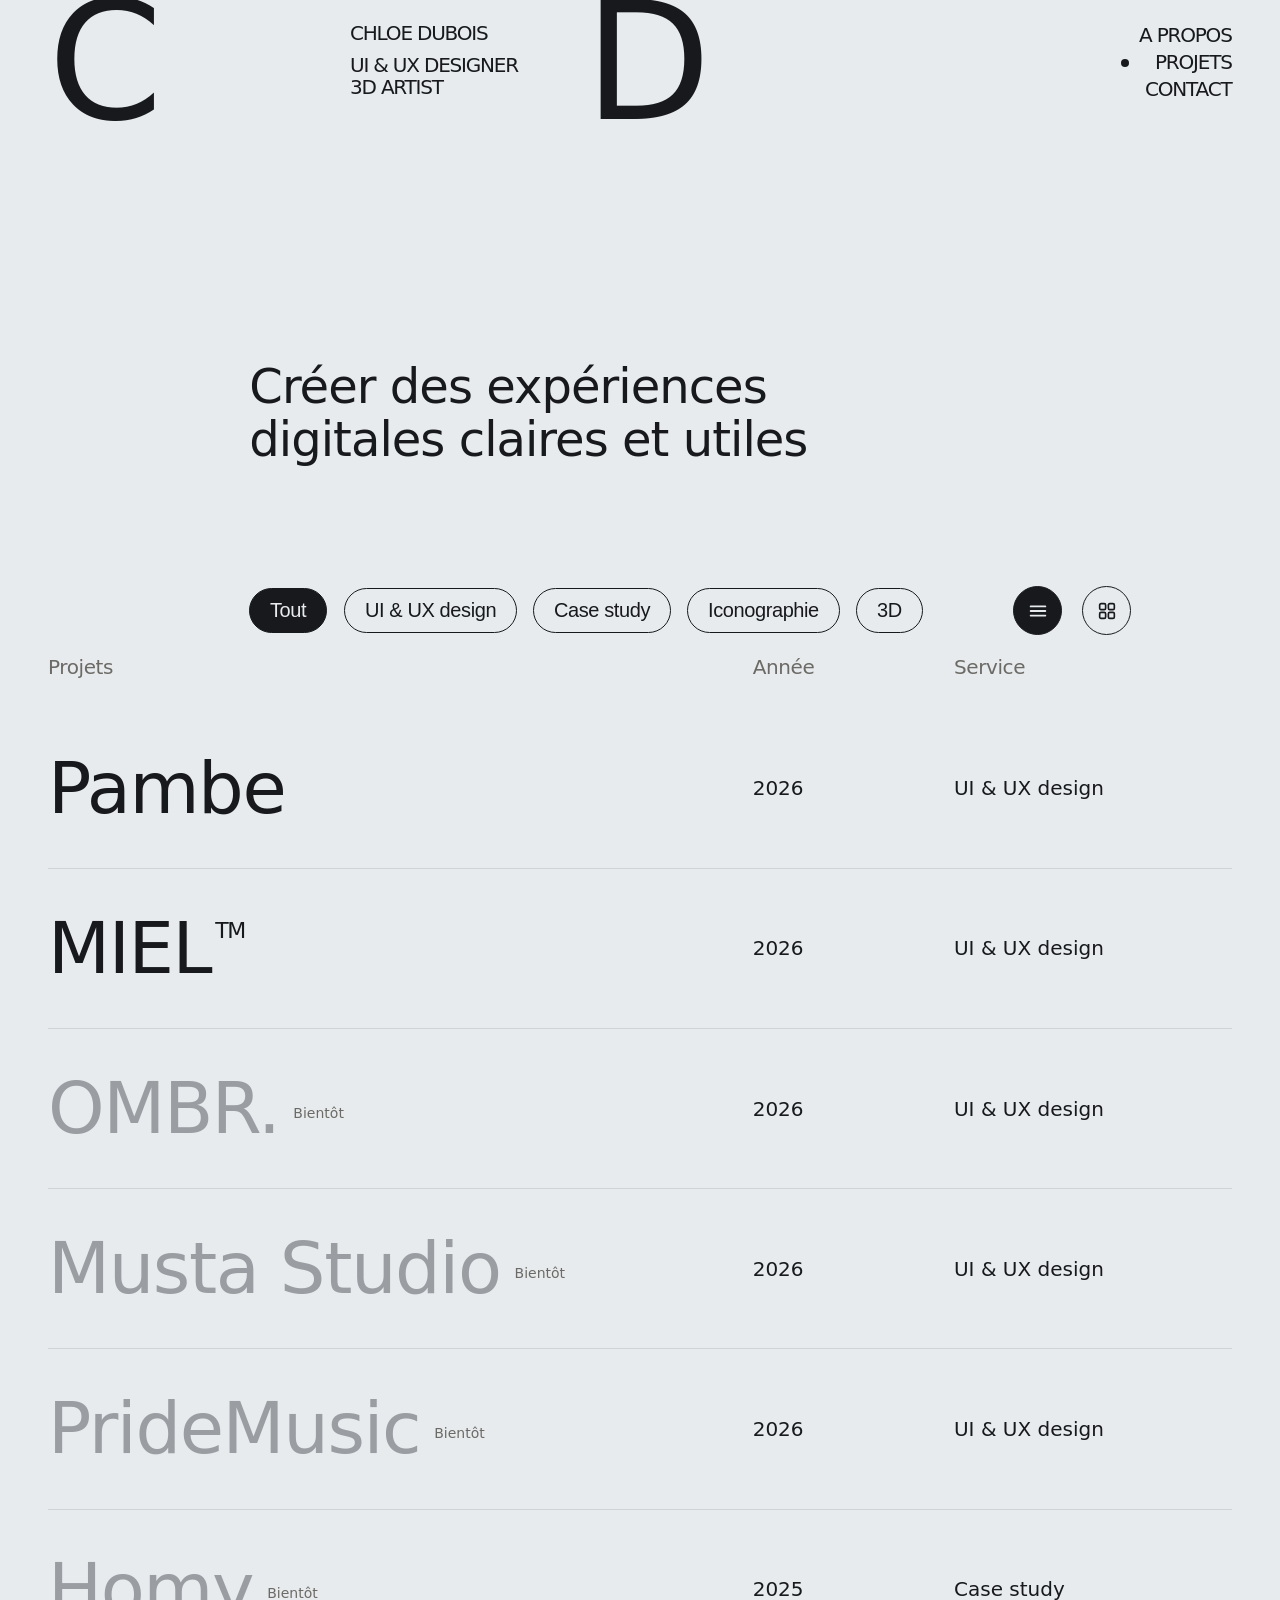
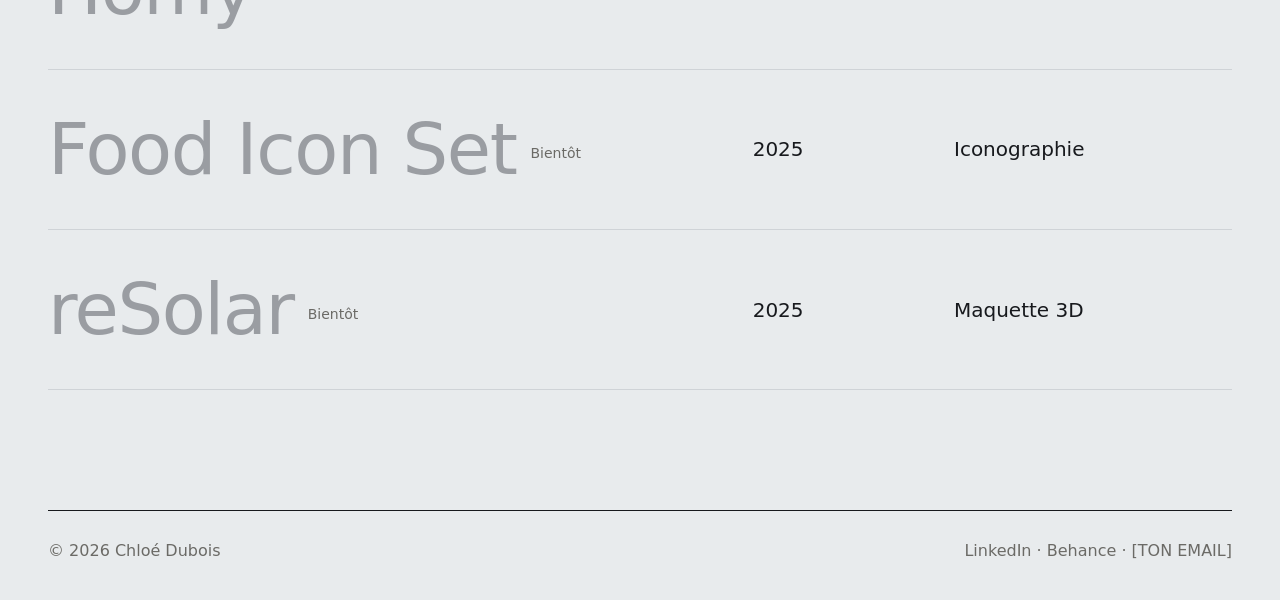
<file: projets.html>
<!doctype html>
<html lang="fr">
<head>
<meta charset="utf-8">
<meta name="viewport" content="width=device-width, initial-scale=1">
<title>Projets — Chloé Dubois</title>
<meta name="description" content="Tous les projets de Chloé Dubois : UI/UX design, études de cas, iconographie et 3D.">
<link rel="preconnect" href="https://api.fontshare.com">
<link href="https://api.fontshare.com/v2/css?f[]=general-sans@400,500&display=swap" rel="stylesheet">
<link rel="stylesheet" href="assets/style.css">
</head>
<body>
<header class="top">
  <a class="big c" href="index.html" aria-label="Chloé Dubois — accueil">C<span class="rest" aria-hidden="true"><i style="--i:0">H</i><i style="--i:1">L</i><i style="--i:2">O</i><i style="--i:3">E</i></span></a>
  <div class="who"><span>Chloe Dubois</span><span class="role">UI &amp; UX Designer</span><span>3D Artist</span></div>
  <div class="big d" aria-hidden="true">D<span class="rest"><i style="--i:0">U</i><i style="--i:1">B</i><i style="--i:2">O</i><i style="--i:3">I</i><i style="--i:4">S</i></span></div>
  <nav aria-label="Navigation principale"><a href="index.html#a-propos">A propos</a><a href="projets.html" class="on">Projets</a><a href="index.html#contact">Contact</a></nav>
</header>
<main data-projects>
<section class="pagehead">
  <h1 class="rv">Créer des expériences digitales claires et utiles</h1>
  <div class="toolbar">
    <div class="filters">
      <button class="chip on" data-f="all">Tout</button><button class="chip" data-f="uiux">UI &amp; UX design</button><button class="chip" data-f="case">Case study</button><button class="chip" data-f="icon">Iconographie</button><button class="chip" data-f="3d">3D</button>
    </div>
    <div class="views"><button class="on" data-v="list" aria-label="Vue liste"><svg width="22" height="22" viewBox="0 0 24 24" fill="none" stroke="currentColor" stroke-width="2" stroke-linecap="round"><path d="M4 7h16M4 12h16M4 17h16"/></svg></button><button data-v="grid" aria-label="Vue grille"><svg width="22" height="22" viewBox="0 0 24 24" fill="none" stroke="currentColor" stroke-width="1.8"><rect x="4" y="4" width="6.5" height="6.5" rx="1.5"/><rect x="13.5" y="4" width="6.5" height="6.5" rx="1.5"/><rect x="4" y="13.5" width="6.5" height="6.5" rx="1.5"/><rect x="13.5" y="13.5" width="6.5" height="6.5" rx="1.5"/></svg></button></div>
  </div>
</section>
<section class="wrap full" style="padding-bottom:120px">
  <div class="cols label"><span>Projets</span><span>Année</span><span>Service</span></div>
  <div class="list">
<div class="row rv link" data-cat="uiux" data-href="pambe.html" data-thumb="assets/media/pambe-macbook.webp" tabindex="0" role="link"><span class="name"><a href="pambe.html">Pambe</a></span><span class="year">2026</span><span class="serv">UI & UX design</span></div>
<div class="row rv link" data-cat="uiux" data-href="miel.html" data-thumb="assets/media/miel-studio-display.jpg" tabindex="0" role="link"><span class="name"><a href="miel.html">MIEL<sup>TM</sup></a></span><span class="year">2026</span><span class="serv">UI & UX design</span></div>
<div class="row rv soon" data-cat="uiux"><span class="name">OMBR.<span class="tag">Bientôt</span></span><span class="year">2026</span><span class="serv">UI & UX design</span></div>
<div class="row rv soon" data-cat="uiux"><span class="name">Musta Studio<span class="tag">Bientôt</span></span><span class="year">2026</span><span class="serv">UI & UX design</span></div>
<div class="row rv soon" data-cat="uiux"><span class="name">PrideMusic<span class="tag">Bientôt</span></span><span class="year">2026</span><span class="serv">UI & UX design</span></div>
<div class="row rv soon" data-cat="case"><span class="name">Homy<span class="tag">Bientôt</span></span><span class="year">2025</span><span class="serv">Case study</span></div>
<div class="row rv soon" data-cat="icon"><span class="name">Food Icon Set<span class="tag">Bientôt</span></span><span class="year">2025</span><span class="serv">Iconographie</span></div>
<div class="row rv soon" data-cat="3d"><span class="name">reSolar<span class="tag">Bientôt</span></span><span class="year">2025</span><span class="serv">Maquette 3D</span></div>
  </div>
  <div class="grid-view"><a class="card rv" data-cat="uiux" href="pambe.html"><div class="thumb"><img src="assets/media/pambe-macbook.webp" alt=""></div><h3>Pambe</h3><p>UI & UX design · 2026</p></a><a class="card rv" data-cat="uiux" href="miel.html"><div class="thumb"><img src="assets/media/miel-studio-display.jpg" alt=""></div><h3>MIEL<sup>TM</sup></h3><p>UI & UX design · 2026</p></a><a class="card rv" data-cat="uiux" aria-disabled="true"><div class="thumb">Bientôt</div><h3>OMBR.</h3><p>UI & UX design · 2026</p></a><a class="card rv" data-cat="uiux" aria-disabled="true"><div class="thumb">Bientôt</div><h3>Musta Studio</h3><p>UI & UX design · 2026</p></a><a class="card rv" data-cat="uiux" aria-disabled="true"><div class="thumb">Bientôt</div><h3>PrideMusic</h3><p>UI & UX design · 2026</p></a><a class="card rv" data-cat="case" aria-disabled="true"><div class="thumb">Bientôt</div><h3>Homy</h3><p>Case study · 2025</p></a><a class="card rv" data-cat="icon" aria-disabled="true"><div class="thumb">Bientôt</div><h3>Food Icon Set</h3><p>Iconographie · 2025</p></a><a class="card rv" data-cat="3d" aria-disabled="true"><div class="thumb">Bientôt</div><h3>reSolar</h3><p>Maquette 3D · 2025</p></a></div>
</section>
</main>
<div class="hover-thumb" aria-hidden="true"><img alt=""></div>
<footer class="foot-bar"><span>© 2026 Chloé Dubois</span><span><a href="[LIEN LINKEDIN]">LinkedIn</a> · <a href="https://www.behance.net/">Behance</a> · <a href="mailto:[TON EMAIL]">[TON EMAIL]</a></span></footer>
<script src="assets/main.js"></script>
</body>
</html>
</file>
<file: assets/style.css>
:root{
  --bg:#E8EBED;
  --ink:#17191D;
  --muted:#6B6A66;
  --line:#CFD3D7;
  --accent:#2F5BFF;
  --pad:48px;
}
*{box-sizing:border-box}
html{scroll-behavior:smooth}
body{margin:0;background:var(--bg);color:var(--ink);font-family:'General Sans',system-ui,sans-serif;font-weight:400;-webkit-font-smoothing:antialiased}
a{color:inherit;text-decoration:none}
img,video{display:block;max-width:100%}
.wrap{padding:0 var(--pad)}

/* ---------- Header C / D ---------- */
.top{position:relative;display:grid;grid-template-columns:repeat(12,minmax(0,1fr));column-gap:24px;padding:0 var(--pad);height:190px}
.top .big{font-weight:500;font-size:185px;line-height:1;letter-spacing:-.06em;margin-top:-20px}
.top .c{grid-column:1/4}
.top .who{grid-column:4/6;padding-top:22px;font-size:20px;letter-spacing:-.06em;line-height:1.1;text-transform:uppercase}
.top .who span{display:block}
.top .who .role{margin-top:10px}
.top .d{grid-column:6/8}
.top nav{grid-column:10/13;justify-self:end;padding-top:22px;text-align:right;font-size:20px;letter-spacing:-.06em;line-height:27px;text-transform:uppercase}
.top nav a{display:block;position:relative}
.top nav a.on::before{content:"";position:absolute;left:-18px;top:10px;width:8px;height:8px;border-radius:50%;background:var(--ink)}
.top nav a:hover{color:var(--muted)}

/* ---------- Nom qui se déplie ---------- */
.top .big{font-size:min(185px,12.85vw);white-space:nowrap;position:relative;z-index:2;cursor:default}
.top a.big{cursor:pointer}
.top .c{position:absolute;left:var(--pad);top:0}
.top .d{position:absolute;left:calc(41.67% + 51px);top:0}
.top .rest{display:inline-flex}
.top .rest i{font-style:normal;display:inline-block;overflow:hidden;max-width:0;opacity:0;transform:translateY(.35em);
  transition:max-width .7s cubic-bezier(.7,0,.2,1),opacity .35s ease,transform .7s cubic-bezier(.2,.7,.2,1);
  transition-delay:calc((4 - var(--i)) * 35ms)}
.top.open .rest i{max-width:1em;opacity:1;transform:none;transition-delay:calc(var(--i) * 45ms)}
.top .who{transition:opacity .35s}
.top.open .who,.top.open nav{opacity:0;pointer-events:none}
.top nav{transition:opacity .35s;position:relative;z-index:3}
@media (prefers-reduced-motion:reduce){.top .rest i{transition:none}}

/* ---------- Buttons ---------- */
.btn{display:inline-flex;align-items:center;gap:8px;border:1px solid var(--ink);border-radius:160px;padding:10px 20px;font-weight:500;font-size:20px;letter-spacing:-.02em;transition:background .25s,color .25s}
.btn:hover{background:var(--ink);color:var(--bg)}
.label{font-weight:500;font-size:20px;letter-spacing:-.02em;color:var(--muted)}

/* ---------- Home hero ---------- */
.hero{display:grid;grid-template-columns:repeat(12,minmax(0,1fr));column-gap:24px;padding:118px var(--pad) 140px;align-items:center}
.slider{grid-column:1/6;position:relative}
.slides{position:relative;aspect-ratio:570/427;overflow:hidden;background:#0b0f1a}
.slides>*{position:absolute;inset:0;width:100%;height:100%;object-fit:cover;opacity:0;transition:opacity .8s}
.slides>.on{opacity:1}
.dots{display:flex;justify-content:center;gap:6px;margin-top:20px}
.dots button{width:10px;height:10px;border-radius:999px;border:0;background:#C9CDD2;padding:0;cursor:pointer;transition:width .3s,background .3s}
.dots button.on{width:40px;background:var(--ink)}
.intro{grid-column:8/13}
.intro h1{margin:0;font-weight:500;font-size:48px;line-height:1.1;letter-spacing:-.02em}
.intro p{margin:20px 0 40px;font-size:20px;line-height:1.5;letter-spacing:-.02em}

/* ---------- Project list ---------- */
.section{border-top:1px solid var(--ink);margin:0 var(--pad);padding-top:28px}
.list{margin-top:30px}
.row{display:grid;grid-template-columns:repeat(12,minmax(0,1fr));column-gap:24px;align-items:center;border-bottom:1px solid var(--line);padding:40px 0;position:relative}
.row .name{grid-column:3/9;font-weight:500;font-size:72px;line-height:1.1;letter-spacing:-.02em;transition:transform .35s cubic-bezier(.2,.7,.2,1)}
.row .name sup{font-size:22px;vertical-align:top;position:relative;top:10px;margin-left:4px}
.row .year{grid-column:9/10;font-weight:500;font-size:20px}
.row .serv{grid-column:10/13;font-weight:500;font-size:20px}
.row.link{cursor:pointer}
.row.link:hover .name{transform:translateX(16px)}
.row.soon .name{color:#9A9DA2}
.row .tag{font-size:14px;color:var(--muted);margin-left:14px;letter-spacing:0;vertical-align:middle}
.center{display:flex;justify-content:center;padding:36px 0 80px}
.full .row .name{grid-column:1/8}
.full .row .year{grid-column:8/10}
.full .row .serv{grid-column:10/13}
.cols{display:grid;grid-template-columns:repeat(12,minmax(0,1fr));column-gap:24px;margin-top:20px}
.cols span:nth-child(1){grid-column:1/8}.cols span:nth-child(2){grid-column:8/10}.cols span:nth-child(3){grid-column:10/13}

.hover-thumb{position:fixed;width:300px;aspect-ratio:4/3;pointer-events:none;z-index:20;opacity:0;transform:translate(-50%,-50%) scale(.9);transition:opacity .25s,transform .25s;overflow:hidden;border-radius:4px}
.hover-thumb.on{opacity:1;transform:translate(-50%,-50%) scale(1)}
.hover-thumb img{width:100%;height:100%;object-fit:cover}

/* ---------- Projects page ---------- */
.pagehead{padding:170px var(--pad) 0}
.pagehead h1{margin:0 0 0 calc((100% - 11*24px)/12 * 2 + 48px);max-width:560px;font-weight:500;font-size:48px;line-height:1.1;letter-spacing:-.02em}
.toolbar{display:flex;justify-content:space-between;align-items:center;gap:16px;flex-wrap:wrap;margin:120px 0 0 calc((100% - 11*24px)/12 * 2 + 48px);margin-right:calc((100% - 11*24px)/12 + 24px)}
.filters{display:flex;gap:16px;flex-wrap:wrap}
.chip{border:1px solid var(--ink);border-radius:999px;background:none;color:var(--ink);font:500 20px 'General Sans',sans-serif;letter-spacing:-.02em;padding:10px 20px;cursor:pointer;transition:background .2s,color .2s}
.chip.on,.chip:hover{background:var(--ink);color:var(--bg)}
.views{display:flex;gap:20px}
.views button{width:49px;height:49px;border-radius:50%;border:1px solid var(--ink);background:none;display:grid;place-items:center;cursor:pointer;color:var(--ink)}
.views button.on{background:var(--ink);color:var(--bg)}
.grid-view{display:none;grid-template-columns:repeat(3,minmax(0,1fr));gap:24px;margin-top:40px}
.grid-view .card{display:block}
.grid-view .card .thumb{aspect-ratio:4/3;background:#D5D9DD;overflow:hidden;display:grid;place-items:center;color:#9A9DA2;font-size:18px}
.grid-view .card .thumb img{width:100%;height:100%;object-fit:cover;transition:transform .5s}
.grid-view .card:hover .thumb img{transform:scale(1.04)}
.grid-view .card h3{margin:16px 0 4px;font-weight:500;font-size:28px;letter-spacing:-.02em}
.grid-view .card p{margin:0;color:var(--muted);font-size:16px}
.is-grid .list{display:none}.is-grid .grid-view{display:grid}

/* ---------- Case study ---------- */
.back{display:inline-flex;align-items:center;gap:10px;margin:40px var(--pad) 0;font-size:20px;letter-spacing:-.06em;text-transform:uppercase}
.back:hover{color:var(--muted)}
.cs{margin-top:130px;border-top:1px solid var(--ink)}
.cs-bar{display:flex;justify-content:space-between;padding:9px var(--pad);border-bottom:1px solid var(--ink);font-weight:500;font-size:20px}
.split{display:grid;grid-template-columns:1fr 1fr;border-bottom:1px solid var(--ink)}
.split>*{min-width:0}
.split>:first-child{border-right:1px solid var(--ink)}
.cs-title{padding:40px var(--pad) 40px;font-weight:500;font-size:120px;line-height:1.1;letter-spacing:-.02em;margin:0}
.facts{display:grid;grid-template-columns:1fr 1fr}
.facts div{padding:28px 28px 20px;border-bottom:1px solid var(--ink)}
.facts div:nth-child(odd){border-right:1px solid var(--ink)}
.facts div:nth-last-child(-n+2){border-bottom:0}
.facts small{display:block;font-weight:500;font-size:20px;color:var(--muted);letter-spacing:-.02em}
.facts strong{display:block;margin-top:6px;font-weight:500;font-size:24px;letter-spacing:-.02em}
.cell{padding:40px var(--pad);display:flex;flex-direction:column}
.cell .big-text{font-weight:500;font-size:28px;line-height:1.15;letter-spacing:.03em;max-width:546px;margin:80px 0 auto}
.cell .huge-text{font-weight:500;font-size:48px;line-height:1.1;letter-spacing:.03em;max-width:560px;margin:40px 0 60px}
.cell .foot{margin-top:60px}
.media-cell{padding:0;background:#0b0f1a;overflow:hidden}
.media-cell video,.media-cell img{width:100%;height:100%;object-fit:cover}
.steps{margin-top:20px}
.steps li{list-style:none;display:grid;grid-template-columns:52px 1fr;padding:20px 0;border-top:1px solid var(--ink);font-weight:500;font-size:24px;line-height:1.1;letter-spacing:.03em}
.steps li span{font-size:20px;color:var(--muted);letter-spacing:0}
.steps{padding:0;margin:20px 0 0}
.result{border-top:1px solid var(--ink);margin-top:14px;padding-top:20px;font-weight:500;font-size:24px;line-height:1.1;letter-spacing:.03em}

/* gallery — hovered item grows, others shrink */
.gallery{padding:40px var(--pad) 40px;border-bottom:1px solid var(--ink)}
.g-row{display:flex;gap:11px;margin-top:140px;height:clamp(200px,28vw,420px);align-items:flex-start}
.g-item{flex:1 1 0;min-width:0;transition:flex .6s cubic-bezier(.2,.7,.2,1);cursor:pointer}
.g-media{height:calc(clamp(200px,28vw,420px) - 46px);overflow:hidden;background:#0b0f1a;position:relative}
.g-media video,.g-media img{width:100%;height:100%;object-fit:cover}
.g-media.texture{background:#0d1d3d url(media/fond-texture.webp) center/cover}
.g-media.texture video{object-fit:contain;padding:18% 7%}
.g-cap{display:flex;gap:12px;margin-top:14px;font-weight:500;font-size:20px;color:var(--muted);white-space:nowrap;overflow:hidden}
.g-cap em{font-style:normal;color:var(--ink);opacity:0;transform:translateY(6px);transition:opacity .3s,transform .3s}
.g-row:hover .g-item{flex:.7 1 0}
.g-row .g-item:hover{flex:2.6 1 0}
.g-item:hover .g-cap em{opacity:1;transform:none}

.next{display:flex;justify-content:space-between;align-items:flex-end;padding:80px var(--pad) 100px}
.next .lab{font-size:20px;letter-spacing:-.06em;text-transform:uppercase}
.next .nm{font-weight:500;font-size:120px;line-height:1.1;letter-spacing:-.02em;color:#121212}
.next .nm sup{font-size:22px;vertical-align:top;position:relative;top:20px}
.arrow{width:70px;height:70px;border-radius:50%;border:1px solid var(--ink);display:grid;place-items:center;transition:background .25s,color .25s}
.next:hover .arrow{background:var(--ink);color:var(--bg)}

/* ---------- About / contact ---------- */
.about{display:grid;grid-template-columns:repeat(12,minmax(0,1fr));column-gap:24px;padding:40px 0 120px}
.about .txt{grid-column:3/9;font-weight:500;font-size:32px;line-height:1.25;letter-spacing:-.02em}
.about .txt p{margin:0 0 24px}
.about .side{grid-column:10/13;font-size:18px;line-height:1.6}
.about .side h4{margin:0 0 6px;font-weight:500;font-size:16px;color:var(--muted)}
.about .side div{margin-bottom:24px}
.foot-bar{display:flex;justify-content:space-between;flex-wrap:wrap;gap:16px;padding:30px var(--pad) 40px;border-top:1px solid var(--ink);margin:0 var(--pad);padding-left:0;padding-right:0;font-size:16px;color:var(--muted)}
.foot-bar a:hover{color:var(--ink)}

/* reveal */
.rv{opacity:0;transform:translateY(24px);transition:opacity .8s,transform .8s cubic-bezier(.2,.7,.2,1)}
.rv.in{opacity:1;transform:none}
@media (prefers-reduced-motion:reduce){.rv{opacity:1;transform:none;transition:none}}

/* ---------- Responsive ---------- */
@media (max-width:1100px){
  .row .name{font-size:56px}
  .cs-title,.next .nm{font-size:96px}
}
@media (max-width:820px){
  :root{--pad:20px}
  .top{height:auto;grid-template-columns:auto 1fr auto;column-gap:12px;padding-top:14px;padding-bottom:20px}
  .top .big{font-size:84px;margin-top:-6px}
  .top .c{grid-column:1}
  .top .d{display:none}
  .top .c{position:static}
  .top .rest{display:none}
  .top.open .who,.top.open nav{opacity:1;pointer-events:auto}
  .top .who{grid-column:2;padding-top:8px;font-size:14px}
  .top nav{grid-column:3;padding-top:8px;font-size:14px;line-height:20px}
  .top nav a.on::before{left:-12px;top:7px;width:6px;height:6px}
  .hero{grid-template-columns:1fr;row-gap:40px;padding-top:30px;padding-bottom:70px}
  .slider,.intro{grid-column:1}
  .intro h1{font-size:34px}.intro p{font-size:17px}
  .row{grid-template-columns:1fr auto;padding:24px 0;row-gap:6px}
  .row .name,.full .row .name{grid-column:1/3;font-size:40px}
  .row .year,.full .row .year{grid-column:1;font-size:15px;color:var(--muted)}
  .row .serv,.full .row .serv{grid-column:2;font-size:15px}
  .cols{display:none}
  .pagehead{padding-top:60px}
  .pagehead h1,.toolbar{margin-left:0;margin-right:0}
  .pagehead h1{font-size:34px}
  .toolbar{margin-top:50px}
  .chip{font-size:15px;padding:8px 14px}
  .grid-view{grid-template-columns:1fr}
  .hover-thumb{display:none}
  .back{font-size:15px;margin-top:10px}
  .cs{margin-top:50px}
  .split{grid-template-columns:1fr}
  .split>:first-child{border-right:0;border-bottom:1px solid var(--ink)}
  .cs-title{font-size:72px;padding-top:24px;padding-bottom:24px}
  .facts strong{font-size:18px}.facts small{font-size:15px}
  .facts div{padding:18px var(--pad)}
  .cell .big-text{font-size:22px;margin-top:30px;margin-bottom:30px}
  .cell .huge-text{font-size:32px}
  .media-cell{aspect-ratio:4/3}
  .steps li{font-size:18px;grid-template-columns:40px 1fr}
  .result{font-size:18px}
  .g-row{flex-direction:column;height:auto;margin-top:30px;gap:24px}
  .g-row:hover .g-item,.g-row .g-item:hover{flex:none}
  .g-item{flex:none;width:100%}
  .g-media{height:auto;aspect-ratio:1}
  .g-cap em{opacity:1;transform:none}
  .next .nm{font-size:64px}
  .arrow{width:56px;height:56px}
  .about{grid-template-columns:1fr;row-gap:40px}
  .about .txt,.about .side{grid-column:1}
  .about .txt{font-size:22px}
}

/* =========================================================
   v2 — interactions
   ========================================================= */

/* 2) Lettres du nom : largeur mesurée, rien n'est coupé */
.top .rest i{max-width:none;overflow:visible;width:0;opacity:0;transform:translateY(.12em);filter:blur(6px);
  transition:width .75s cubic-bezier(.65,0,.25,1),opacity .5s ease,transform .75s cubic-bezier(.2,.7,.2,1),filter .5s ease;
  transition-delay:calc((5 - var(--i)) * 28ms)}
.top.open .rest i{max-width:none;width:var(--w,.6em);opacity:1;transform:none;filter:none;transition-delay:calc(var(--i) * 38ms)}
.top.measure .rest i{width:auto!important;transition:none!important}

/* 1) Ouverture : seul le nom, centré, puis il remonte */
html.intro body{overflow:hidden}
html.intro body>*:not(.top),html.intro .top .who,html.intro .top nav{opacity:0!important;pointer-events:none}
html.intro .top{opacity:0}
html.intro .top.placed{opacity:1;transition:opacity .6s ease}
body>*:not(.top){transition:opacity .9s ease}
.top.flying{transition:transform 1.1s cubic-bezier(.76,0,.24,1)}

/* 3+4) Galerie : vidéos au survol, l'élément survolé grandit vers le haut */
.gallery{container-type:inline-size}
.g-row{height:calc((100cqw - 44px) / 5.4 * 2.6 * .75 + 50px);align-items:flex-end;margin-top:60px}
.g-item{container-type:inline-size;transition:flex .8s cubic-bezier(.76,0,.24,1)}
.g-media{height:100cqw;transition:height .8s cubic-bezier(.76,0,.24,1)}
.g-row .g-item:hover .g-media{height:75cqw}
.g-row:hover .g-item{flex:.7 1 0}
.g-row .g-item:hover{flex:2.6 1 0}
.g-media.texture video{padding:14% 6%}
.g-cap{height:36px}

/* 5) Effet magnétique */
[data-mag],.mag{will-change:transform}
.mag-in{display:inline-block;will-change:transform;pointer-events:none}

/* 5) Survol des projets : vignette qui glisse + bulle « Voir » */
.hover-thumb{width:min(400px,28vw);aspect-ratio:4/3;border-radius:0;transform:translate(-50%,-50%) scale(0);transition:transform .45s cubic-bezier(.76,0,.24,1);opacity:1}
.hover-thumb.on{transform:translate(-50%,-50%) scale(1)}
.ht-strip{height:100%;transition:transform .55s cubic-bezier(.76,0,.24,1)}
.ht-tile{height:100%;display:grid;place-items:center;overflow:hidden}
.ht-tile img{width:100%;height:100%;object-fit:cover}
.ht-tile span{font-weight:500;font-size:34px;letter-spacing:-.02em;color:#fff;opacity:.85}
.cursor-bubble{position:fixed;left:0;top:0;width:88px;height:88px;border-radius:50%;background:#244CFF;color:#fff;display:grid;place-items:center;
  font-weight:500;font-size:18px;pointer-events:none;z-index:21;transform:translate(-50%,-50%) scale(0);transition:transform .4s cubic-bezier(.76,0,.24,1)}
.cursor-bubble.on{transform:translate(-50%,-50%) scale(1)}
.list.hovering .row .name{color:#9A9DA2;transition:color .3s,transform .35s cubic-bezier(.2,.7,.2,1)}
.list.hovering .row:hover .name{color:var(--ink)}
.row .name{transition:color .3s,transform .35s cubic-bezier(.2,.7,.2,1)}
.row:hover .name{transform:translateX(-10px)}
.row.link:hover .name{transform:translateX(-10px)}

@media (max-width:820px){
  .top .rest i{width:0!important}
  .g-row{height:auto}
  .g-item{container-type:normal}
  .g-media{height:auto;aspect-ratio:1}
  .g-row .g-item:hover .g-media{height:auto}
  .hover-thumb,.cursor-bubble{display:none}
}
@media (hover:none){.hover-thumb,.cursor-bubble{display:none}}
.top .c,.top .d{grid-column:auto}
.top .c{left:var(--pad)}
@media (max-width:820px){.top .c{grid-column:1}}
@property --r{syntax:'<number>';inherits:false;initial-value:1}
.g-media{--r:1;height:calc(var(--r) * 100cqw);transition:--r .8s cubic-bezier(.76,0,.24,1)}
.g-row .g-item:hover .g-media{--r:.75;height:calc(var(--r) * 100cqw)}
@media (max-width:820px){.g-media,.g-row .g-item:hover .g-media{height:auto}}

/* ---------- À propos v2 ---------- */
.about2{padding-bottom:120px}
.ab-head{display:flex;justify-content:space-between;align-items:flex-end;gap:20px;margin-top:70px}
.ab-title{margin:0;font-weight:500;font-size:min(160px,11vw);line-height:.9;letter-spacing:-.04em;text-transform:uppercase}
.ab-path{font-weight:500;font-size:14px;letter-spacing:.12em;text-transform:uppercase;color:var(--muted);padding-bottom:14px}
.ab-grid{display:grid;grid-template-columns:repeat(12,minmax(0,1fr));column-gap:24px;margin-top:60px}
.ab-left{grid-column:1/7}
.ab-left p{margin:0 0 20px;font-size:18px;line-height:1.55;max-width:600px}
.ab-left .ab-lead{font-weight:500;font-size:28px;line-height:1.3;letter-spacing:-.01em;margin-bottom:28px;max-width:none}
.tools{list-style:none;padding:0;margin:28px 0 0;display:flex;flex-wrap:wrap;gap:8px}
.tools li{border:1px solid var(--line);border-radius:4px;padding:6px 12px;font-size:15px;background:rgba(255,255,255,.35)}
.timeline{grid-column:8/13;list-style:none;padding:0;margin:0;border-top:1px solid var(--line)}
.timeline li{display:grid;grid-template-columns:130px 1fr;gap:16px;padding:20px 0;border-bottom:1px solid var(--line)}
.timeline .when{font-size:15px;color:var(--muted);font-variant-numeric:tabular-nums}
.timeline .when.now{color:#244CFF;font-weight:500}
.timeline strong{display:block;font-weight:500;font-size:18px}
.timeline li span:not(.when){display:block;margin-top:4px;font-size:16px;color:var(--muted)}
.ab-contact{display:flex;gap:80px;flex-wrap:wrap;margin-top:90px;padding-top:28px;border-top:1px solid var(--line);font-size:18px}
.ab-contact h4{margin:0 0 6px;font-weight:500;font-size:15px;color:var(--muted)}
.ab-contact a:hover{color:var(--muted)}
@media (max-width:820px){
  .ab-head{flex-direction:column;align-items:flex-start;margin-top:30px}
  .ab-title{font-size:64px}
  .ab-path{padding-bottom:0}
  .ab-grid{grid-template-columns:1fr;row-gap:40px;margin-top:30px}
  .ab-left,.timeline{grid-column:1}
  .ab-left .ab-lead{font-size:22px}
  .ab-left p{font-size:16px}
  .timeline li{grid-template-columns:100px 1fr}
  .ab-contact{gap:28px;margin-top:50px}
}

/* =========================================================
   v3 — corrections
   ========================================================= */
/* Ouverture : le glissement vers le haut */
html.intro .top.placed.flying,.top.flying{transition:transform 1.2s cubic-bezier(.76,0,.24,1),opacity .6s ease}

/* Survol du nom : rapide et net, comme Harry Atkins */
.top .rest i{filter:none;transform:translateY(.06em);
  transition:width .42s cubic-bezier(.3,0,.15,1),opacity .22s ease,transform .42s cubic-bezier(.3,0,.15,1);
  transition-delay:calc((5 - var(--i)) * 12ms)}
.top.open .rest i{filter:none;transition-delay:calc(var(--i) * 16ms)}

/* Contenu des éléments magnétiques */
.mag-in{display:inline-flex;align-items:center;gap:inherit}
.back{gap:16px}
.btn .mag-in{gap:8px}

/* CTA : remplissage bleu qui part du curseur */
.btn,.arrow{position:relative;overflow:hidden;isolation:isolate;transition:color .45s cubic-bezier(.76,0,.24,1),border-color .45s}
.btn:hover,.next:hover .arrow,.arrow:hover{background:none;color:#fff;border-color:#244CFF}
.btn .fill,.arrow .fill{position:absolute;left:var(--x,50%);top:var(--y,50%);width:var(--d,300px);height:var(--d,300px);border-radius:50%;
  background:#244CFF;transform:translate(-50%,-50%) scale(0);transition:transform .55s cubic-bezier(.76,0,.24,1);z-index:-1;pointer-events:none}
.btn.filled .fill,.arrow.filled .fill{transform:translate(-50%,-50%) scale(1)}

/* Identité visuelle : la vidéo entière reste visible */
.g-media.contain{background:#021027}
.g-media.contain video{object-fit:contain}

.cs-title sup{font-size:.2em;vertical-align:top;position:relative;top:.4em;margin-left:0;letter-spacing:0}
</file>
